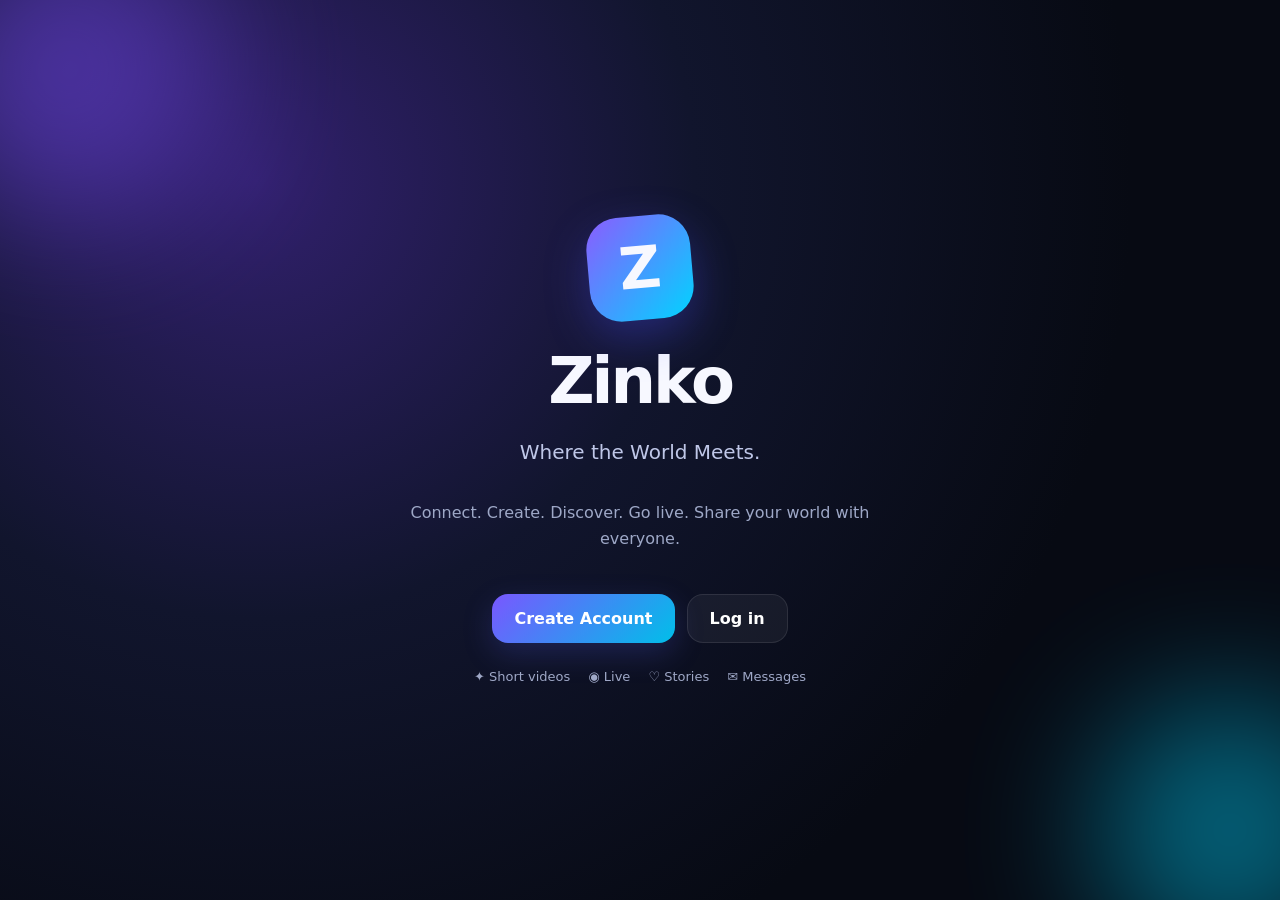
<file: index.html>
<!doctype html><html lang="en"><head><meta charset="utf-8"><meta name="viewport" content="width=device-width,initial-scale=1"><title>Zinko — Where the World Meets</title><link rel="stylesheet" href="style.css"></head><body>
<div class="landing"><div class="glow g1"></div><div class="glow g2"></div><div class="brand-mark">Z</div><h1>Zinko</h1><p class="tagline">Where the World Meets.</p><p class="hero-copy">Connect. Create. Discover. Go live. Share your world with everyone.</p><div class="hero-actions"><a class="btn primary" href="signup.html">Create Account</a><a class="btn glass" href="login.html">Log in</a></div><div class="feature-row"><span>✦ Short videos</span><span>◉ Live</span><span>♡ Stories</span><span>✉ Messages</span></div></div>
</body></html>
</file>
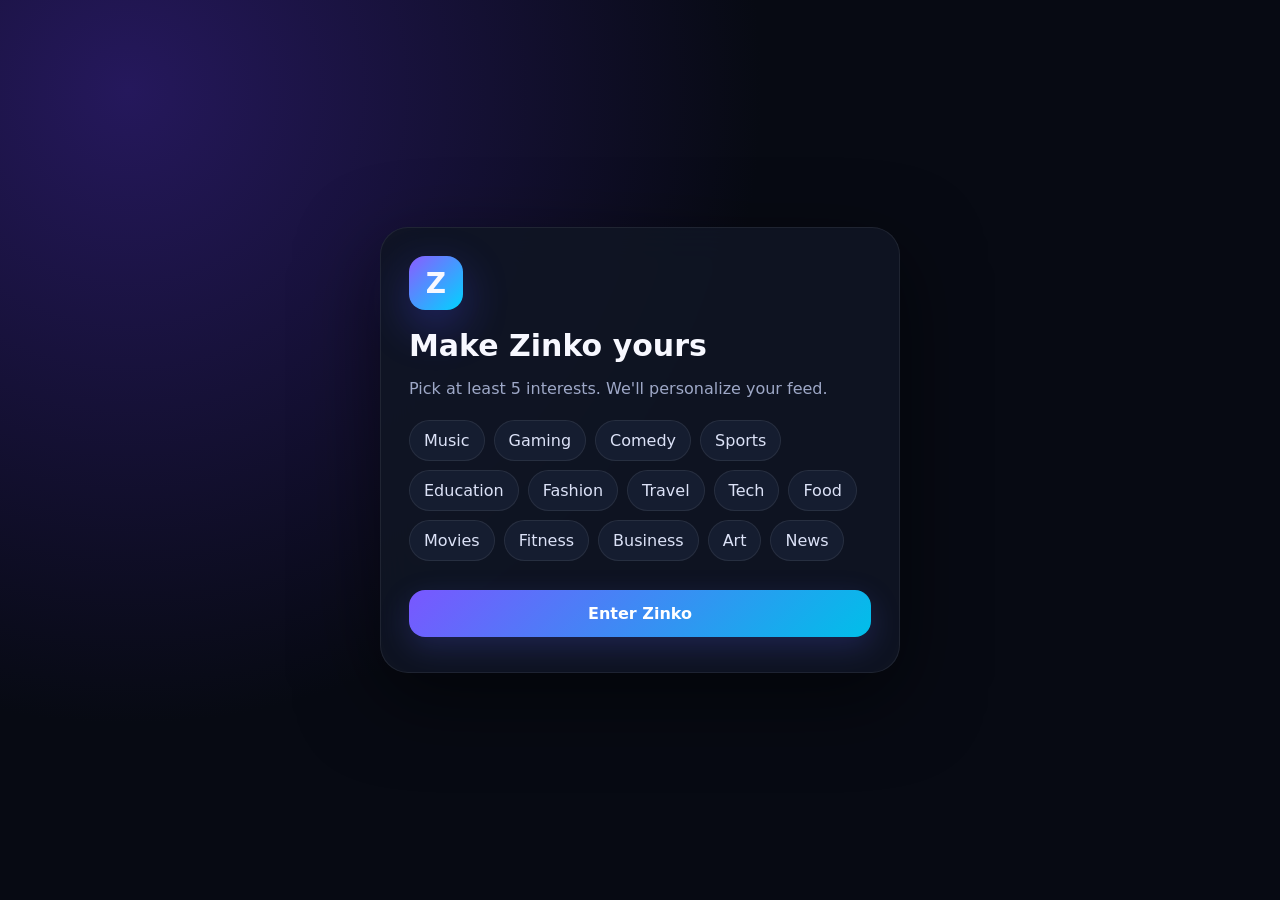
<file: interests.html>
<!doctype html><html lang="en"><head><meta charset="utf-8"><meta name="viewport" content="width=device-width,initial-scale=1"><title>Interests — Zinko</title><link rel="stylesheet" href="style.css"></head><body><main class="auth-page"><div class="auth-card"><div class="mini-brand">Z</div><h2>Make Zinko yours</h2><p class="muted">Pick at least 5 interests. We'll personalize your feed.</p><div class="chips"><button>Music</button><button>Gaming</button><button>Comedy</button><button>Sports</button><button>Education</button><button>Fashion</button><button>Travel</button><button>Tech</button><button>Food</button><button>Movies</button><button>Fitness</button><button>Business</button><button>Art</button><button>News</button></div><a class="btn primary full" href="home.html">Enter Zinko</a></div></main><script>document.querySelectorAll('.chips button').forEach(x=>x.onclick=()=>x.classList.toggle('chosen'))</script></body></html>
</file>
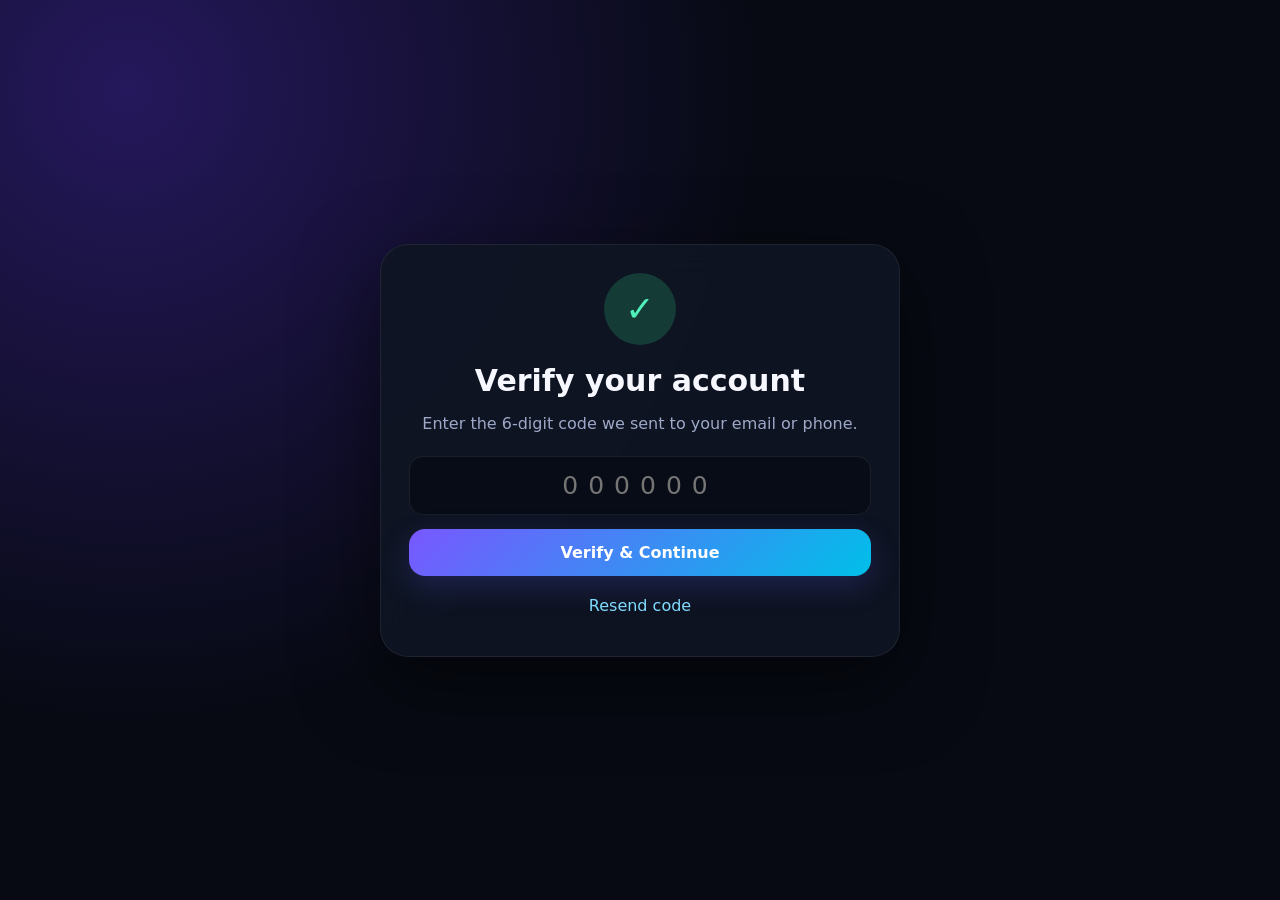
<file: verify.html>
<!doctype html><html lang="en"><head><meta charset="utf-8"><meta name="viewport" content="width=device-width,initial-scale=1"><title>Verify — Zinko</title><link rel="stylesheet" href="style.css"></head><body><main class="auth-page"><div class="auth-card center"><div class="verify-icon">✓</div><h2>Verify your account</h2><p class="muted">Enter the 6-digit code we sent to your email or phone.</p><input class="code" maxlength="6" inputmode="numeric" placeholder="000000"><a class="btn primary full" href="interests.html">Verify & Continue</a><button class="link-btn">Resend code</button></div></main></body></html>
</file>
<file: style.css>
*{box-sizing:border-box}body{margin:0;font-family:Inter,system-ui,-apple-system,BlinkMacSystemFont,"Segoe UI",sans-serif;background:#070a13;color:#f7f8ff}a{text-decoration:none;color:inherit}button,input,select{font:inherit}.landing{min-height:100vh;display:flex;flex-direction:column;align-items:center;justify-content:center;text-align:center;padding:32px;position:relative;overflow:hidden;background:radial-gradient(circle at 20% 20%,#31206d 0,#11152d 35%,#070a13 70%)}.glow{position:absolute;border-radius:50%;filter:blur(70px);opacity:.45}.g1{width:300px;height:300px;background:#7c4dff;top:-80px;left:-80px}.g2{width:260px;height:260px;background:#00d4ff;right:-80px;bottom:-60px}.brand-mark,.mini-brand{display:grid;place-items:center;font-weight:900;background:linear-gradient(135deg,#8b5cff,#00d4ff);box-shadow:0 16px 45px #4b4eff55}.brand-mark{width:104px;height:104px;border-radius:32px;font-size:58px;transform:rotate(-5deg)}.brand-mark+ h1{font-size:64px;margin:24px 0 2px;letter-spacing:-3px}.tagline{font-size:20px;color:#bfc7e8}.hero-copy{max-width:520px;color:#9ea8c7;line-height:1.6}.hero-actions{display:flex;gap:12px;margin:26px 0}.btn{display:inline-flex;align-items:center;justify-content:center;border:0;border-radius:16px;padding:14px 22px;cursor:pointer;font-weight:750}.primary{background:linear-gradient(135deg,#7957ff,#00bfe9);color:#fff;box-shadow:0 10px 30px #5b63ff35}.glass{background:#ffffff0d;border:1px solid #ffffff18;color:#fff}.feature-row{display:flex;gap:18px;flex-wrap:wrap;justify-content:center;color:#9fa8c7;font-size:13px}.auth-page{min-height:100vh;display:grid;place-items:center;padding:22px;background:radial-gradient(circle at 10% 10%,#25185c,#070a13 45%)}.auth-card{width:min(100%,520px);padding:28px;border:1px solid #ffffff12;background:#101524e8;backdrop-filter:blur(18px);border-radius:28px;box-shadow:0 25px 80px #0008}.mini-brand{width:54px;height:54px;border-radius:16px;font-size:28px;margin-bottom:18px}.auth-card h2{font-size:30px;margin:8px 0}.muted{color:#9ea8c7}.auth-card input,.auth-card select,.search{width:100%;padding:14px 15px;margin:7px 0;border-radius:14px;border:1px solid #ffffff14;background:#080c17;color:#fff;outline:none}.auth-card input:focus,.search:focus{border-color:#6c72ff}.form-grid{display:grid;grid-template-columns:1fr 1fr;gap:2px 8px}.avatar-upload{width:92px;height:92px;border-radius:50%;margin:14px auto;display:grid;place-items:center;background:#151d30;border:1px dashed #6570a2;font-size:28px}.avatar-upload span{font-size:10px;color:#9ea8c7}.check{display:block;color:#9ea8c7;font-size:12px;margin:13px 0}.check input{width:auto;margin-right:7px}.full{width:100%;margin:7px 0}.two{display:grid;grid-template-columns:1fr 1fr;gap:8px}.or{text-align:center;color:#6f7896;margin:14px}.center{text-align:center}.forgot,.link-btn{display:block;text-align:center;background:none;border:0;color:#7fdcff;margin:12px auto;cursor:pointer}.back{color:#8ddfff;position:absolute;top:20px;left:20px}.verify-icon{width:72px;height:72px;border-radius:50%;margin:0 auto 18px;display:grid;place-items:center;background:#143b36;color:#50f0bb;font-size:35px}.code{text-align:center;letter-spacing:10px;font-size:25px}.chips{display:flex;gap:9px;flex-wrap:wrap;margin:22px 0}.chips button,.status-tools button,.live-controls button{border:1px solid #ffffff14;background:#151d30;color:#dce2f7;border-radius:999px;padding:10px 14px}.chips button.chosen{background:#6d58ff;border-color:#9587ff}.app{width:min(100%,700px);margin:auto;min-height:100vh;background:#090d18}.top{height:70px;display:flex;align-items:center;justify-content:space-between;padding:0 17px;position:sticky;top:0;z-index:5;background:#090d18dd;backdrop-filter:blur(18px);border-bottom:1px solid #ffffff09}.top button,.top>a{background:none;border:0;color:#fff}.wordmark{font-weight:850;font-size:20px;display:flex;align-items:center;gap:9px}.wordmark span{display:grid;place-items:center;width:32px;height:32px;border-radius:10px;background:linear-gradient(135deg,#8059ff,#00c8e8)}.top-actions{display:flex;gap:4px}.top-actions button{font-size:21px;padding:8px}.stories{display:flex;gap:12px;overflow:auto;padding:15px 14px}.story{flex:0 0 62px;height:62px;border-radius:50%;display:grid;place-items:center;background:linear-gradient(135deg,#8059ff,#00c8e8);font-weight:800;border:2px solid #27304a;position:relative}.story.add{background:#151d30;border-style:dashed}.story small{position:absolute;top:66px;font-size:10px;color:#9fa8c7;white-space:nowrap}.feed{padding:18px 12px 88px}.post{background:#101624;border:1px solid #ffffff0d;border-radius:22px;padding:13px;margin-bottom:14px}.post-head{display:flex;align-items:center;gap:10px}.post-head small{display:block;color:#808aa8;font-size:11px;margin-top:2px}.avatar,.profile-avatar{display:grid;place-items:center;width:44px;height:44px;border-radius:50%;background:linear-gradient(135deg,#8059ff,#00c8e8);font-weight:800}.blue{background:linear-gradient(135deg,#3d8bff,#33e6d0)}.pink{background:linear-gradient(135deg,#ff4fa8,#ff8b5d)}.gold{background:linear-gradient(135deg,#ffb62e,#ff5b57)}.more{margin-left:auto;background:none;border:0;color:#9fa8c7}.post>p{line-height:1.5}.media{height:410px;border-radius:18px;display:grid;place-items:center;font-weight:900;letter-spacing:2px}.gradient-one{background:linear-gradient(145deg,#3d246f,#006d7d,#f06b5d)}.gradient-two{background:linear-gradient(145deg,#101f58,#683ca3,#e45c9d)}.tags{color:#74d9ff;font-size:13px;padding:10px 2px}.engage{display:flex;justify-content:space-between}.engage button{background:none;border:0;color:#c7cee3}.nav{position:fixed;bottom:0;left:50%;transform:translateX(-50%);width:min(100%,700px);height:72px;background:#0c111fef;backdrop-filter:blur(18px);border-top:1px solid #ffffff0d;display:flex;z-index:10}.nav a{flex:1;display:grid;place-items:center;color:#68728e;font-size:20px}.nav a.active{color:#fff}.nav small{font-size:10px}.discover,.live-list,.messages,.profile{padding:16px 13px 90px}.tabs{display:flex;gap:8px;overflow:auto;margin:12px 0}.tabs button{white-space:nowrap;border:0;border-radius:999px;background:#141c30;color:#9fa8c7;padding:10px 14px}.tabs .tab-on{background:#6d58ff;color:#fff}.hashtag-grid{display:grid;grid-template-columns:1fr 1fr;gap:10px}.hashtag-grid div{padding:17px;border-radius:17px;background:linear-gradient(145deg,#141c30,#101625);color:#aeb7d0}.hashtag-grid b{color:#fff;font-size:13px}.creator-card,.chat{display:flex;align-items:center;gap:12px;padding:13px;border:1px solid #ffffff0b;background:#101624;border-radius:17px;margin:8px 0}.creator-card small,.chat small{display:block;color:#808aa8;margin-top:3px}.follow{margin-left:auto;background:#6d58ff;color:#fff;border:0;border-radius:12px;padding:9px 14px}.live-card{background:#101624;border:1px solid #ffffff0d;border-radius:20px;padding:12px;margin-bottom:14px}.live-media{height:230px;border-radius:16px;display:flex;align-items:flex-start;justify-content:space-between;padding:12px}.live-purple{background:linear-gradient(145deg,#6b3ea8,#e34f9e)}.live-red{background:linear-gradient(145deg,#b83f52,#ff9a4b)}.live-media b{background:#ff3d6e;padding:6px 9px;border-radius:8px}.live-media span{background:#0008;padding:6px 9px;border-radius:8px}.small-btn{width:auto;padding:10px 14px}.chat time{margin-left:auto;color:#69738f;font-size:11px}.profile{text-align:center}.profile-avatar{width:104px;height:104px;margin:20px auto;font-size:38px}.handle{color:#8d97b4}.stats{display:flex;justify-content:center;gap:45px;margin:22px 0}.stats b,.stats small{display:block}.stats small{color:#7d87a4;margin-top:3px}.bio{color:#aeb7d0}.profile-tabs{display:flex;justify-content:center;margin-top:25px;border-bottom:1px solid #ffffff0d}.profile-tabs button{flex:1;background:none;color:#aeb7d0;border:0;padding:14px}.empty{padding:55px;color:#66708c}.status-preview,.camera-preview{height:210px;border-radius:20px;background:linear-gradient(145deg,#20285a,#11192e);display:grid;place-items:center;color:#8f99b7;margin:14px 0}.status-tools{display:flex;gap:8px;flex-wrap:wrap;margin:14px 0}.setting{display:flex;justify-content:space-between;padding:17px 3px;border-bottom:1px solid #ffffff0b;color:#dce2f7}.danger{background:#4b1824;color:#ff9eae;margin-top:20px}.live-controls{display:flex;gap:8px;margin:12px 0}@media(max-width:560px){.form-grid{grid-template-columns:1fr}.brand-mark+h1{font-size:52px}.media{height:360px}.two{grid-template-columns:1fr}}
</file>
